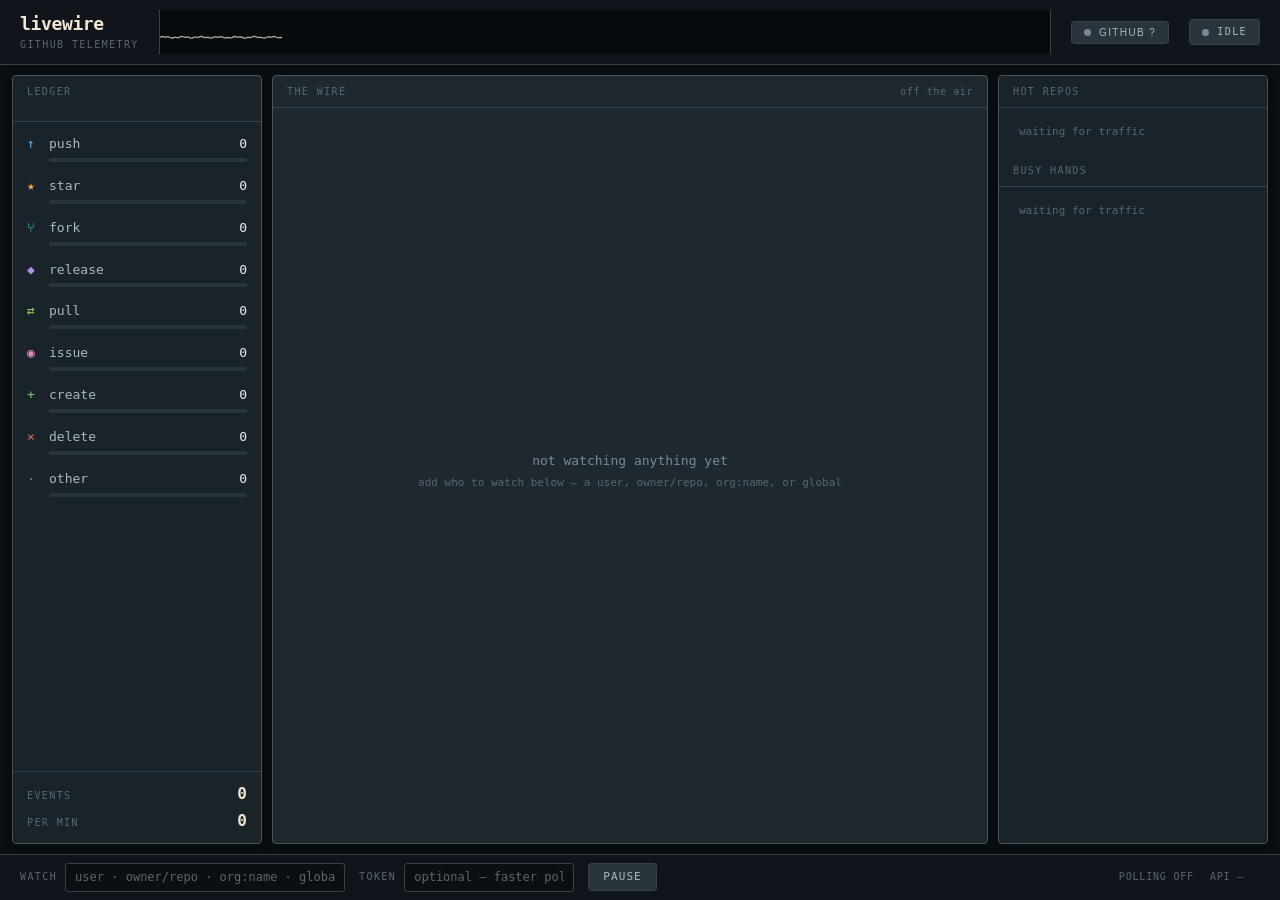
<file: index.html>
<!doctype html>
<html lang="en">
<head>
<meta charset="utf-8">
<meta name="viewport" content="width=device-width, initial-scale=1">
<title>livewire — github telemetry</title>
<link rel="icon" href="data:image/svg+xml,%3Csvg xmlns='http://www.w3.org/2000/svg' viewBox='0 0 16 16'%3E%3Crect width='16' height='16' rx='3' fill='%231a232a'/%3E%3Cpath d='M2 10h3l1.5-5 2 7 1.5-4h4' stroke='%23f2e7d3' stroke-width='1.4' fill='none' stroke-linecap='round' stroke-linejoin='round'/%3E%3C/svg%3E">
<link rel="stylesheet" href="style.css">
</head>
<body>

<header class="rackbar">
  <div class="masthead">
    <h1>livewire</h1>
    <p class="engraving">github telemetry</p>
  </div>
  <canvas id="scope" class="scope" aria-hidden="true"></canvas>
  <button id="ghStatus" class="ghstatus" data-state="unknown" type="button"
          title="GitHub service status — click for the service board">
    <span class="lamp" aria-hidden="true"></span>
    <span id="ghStatusWord">github</span>
  </button>
  <button id="updateChip" class="updatechip" type="button" hidden
          title="A newer livewire is on origin/main">
    <span class="lamp" aria-hidden="true"></span>
    <span id="updateWord">update</span>
  </button>
  <div class="statuschip" id="statuschip" data-state="sync">
    <span class="lamp" aria-hidden="true"></span>
    <span class="statuschip-word" id="statusword">tuning</span>
  </div>
</header>

<main class="rack">

  <section class="tile tile--ledger" aria-label="Event ledger">
    <h2 class="engraving tile-label">ledger <span class="tile-label-hint">click a channel to mute it</span></h2>
    <ul class="ledger" id="ledger"></ul>
    <div class="ledger-totals">
      <div class="totalrow"><span class="engraving">events</span><output id="totalCount">0</output></div>
      <div class="totalrow"><span class="engraving">per min</span><output id="rateCount">0</output></div>
    </div>
  </section>

  <section class="tile tile--wire" aria-label="Live event feed">
    <h2 class="engraving tile-label">the wire <span class="tile-label-note" id="watchSummary">off the air</span></h2>
    <div class="wire-empty" id="wireEmpty">
      <p>not watching anything yet</p>
      <p class="wire-empty-sub">type who to watch below — a user, owner/repo, org:name, or global</p>
    </div>
    <ol class="wire" id="wire"></ol>
  </section>

  <section class="tile tile--board" aria-label="Session leaderboards">
    <h2 class="engraving tile-label">hot repos</h2>
    <ol class="board" id="hotRepos"></ol>
    <h2 class="engraving tile-label">busy hands</h2>
    <ol class="board board--actors" id="hotActors"></ol>
  </section>

</main>

<footer class="deskbar">
  <label class="deskfield deskfield--watch">
    <span class="engraving">watch</span>
    <div class="watchbox" id="watchBox">
      <input id="targetInput" type="text" spellcheck="false" autocomplete="off"
             placeholder="user · owner/repo · org:name · global"
             title="Type who to watch and press Enter — a user, owner/repo, org:name, global, or follows:user for everyone that user follows. Each becomes a chip; × removes it.">
    </div>
  </label>
  <label class="deskfield">
    <span class="engraving">token</span>
    <input id="tokenInput" type="password" spellcheck="false" autocomplete="off"
           placeholder="optional — faster polls" title="A GitHub personal access token raises the API rate limit. Stored only in this browser.">
  </label>
  <button id="ghBtn" class="deskbtn" type="button" hidden
          title="Borrow the gh CLI's login — 5,000 requests/hour, token never written to disk">use gh</button>
  <button id="pauseBtn" class="deskbtn" type="button" aria-pressed="false" title="Pause the wire (space)">pause</button>
  <div class="desktelemetry">
    <span id="pollReadout" class="engraving">next poll —</span>
    <span id="limitReadout" class="engraving">api —</span>
    <span id="revReadout" class="engraving"></span>
  </div>
</footer>

<dialog id="statusDialog" class="updatedialog statusboard">
  <h2 class="engraving">github service board</h2>
  <p id="statusOverall">checking…</p>
  <ul id="statusComponents" class="statuscomponents"></ul>
  <div id="statusIncidents"></div>
  <div class="updatedialog-actions">
    <a class="deskbtn" href="https://www.githubstatus.com" target="_blank" rel="noopener">githubstatus.com</a>
    <button id="statusClose" class="deskbtn" type="button">close</button>
  </div>
</dialog>

<dialog id="updateDialog" class="updatedialog">
  <h2 class="engraving">update ready</h2>
  <p id="updateSummary"></p>
  <ul id="updateSubjects"></ul>
  <div class="updatedialog-actions">
    <button id="updateNow" class="deskbtn deskbtn--primary" type="button">update now</button>
    <button id="updateLater" class="deskbtn" type="button">later</button>
  </div>
</dialog>

<script src="app.js"></script>
</body>
</html>
</file>
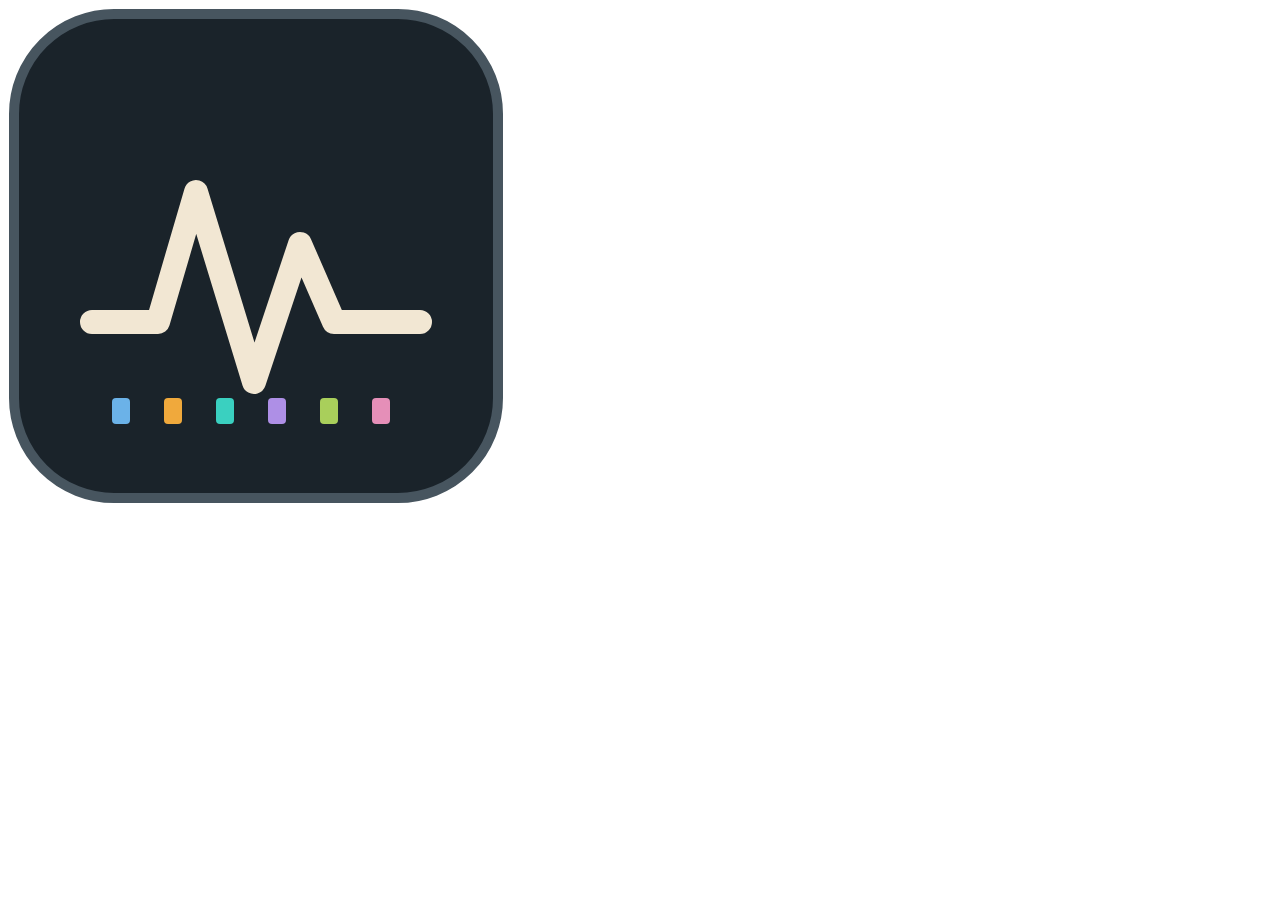
<file: assets/icon.html>
<!doctype html>
<!-- Source for assets/livewire.png — rendered at 512×512 with a transparent
     background: chromium --headless --window-size=512,512
     --default-background-color=00000000 --screenshot=livewire.png icon.html -->
<html><head><meta charset="utf-8"><style>html,body{margin:0;background:transparent}</style></head>
<body>
<svg width="512" height="512" viewBox="0 0 512 512" xmlns="http://www.w3.org/2000/svg">
  <rect x="14" y="14" width="484" height="484" rx="100" fill="#1a232a" stroke="#47555f" stroke-width="10"/>
  <path d="M92 322 h66 l38-130 58 190 46-138 34 78 h86"
        fill="none" stroke="#f2e7d3" stroke-width="24"
        stroke-linecap="round" stroke-linejoin="round"/>
  <g>
    <rect x="112" y="398" width="18" height="26" rx="4" fill="#6bb2e8"/>
    <rect x="164" y="398" width="18" height="26" rx="4" fill="#f0a93c"/>
    <rect x="216" y="398" width="18" height="26" rx="4" fill="#3ad0c0"/>
    <rect x="268" y="398" width="18" height="26" rx="4" fill="#ae8fe6"/>
    <rect x="320" y="398" width="18" height="26" rx="4" fill="#a9cf5b"/>
    <rect x="372" y="398" width="18" height="26" rx="4" fill="#e58fb8"/>
  </g>
</svg>
</body></html>
</file>
<file: style.css>
/* ── livewire ── the agenttilecli gunmetal ramp, worn by a telemetry board.
   Chrome colours are agenttilecli's verbatim; the *-fill variants are the same
   hues stepped down in OKLCH to sit inside the dark-mode chart band
   (validated: lightness, chroma, CVD separation, contrast — all pass). */

:root {
  /* the ramp, floor to top rung */
  --field:    #0a0f12;
  --rack:     #0f151a;
  --tile:     #1a232a;
  --tile-lit: #1f282f;
  --chip:     #2a343b;
  --hairline: #34404a;
  --edge:     #47555f;
  --shadow:   #050a0d;

  /* ink */
  --text:  #e9eef1;
  --dim:   #aeb8be;
  --muted: #7d8890;
  --faint: #5b666d;

  /* the light + semantics */
  --filament: #f2e7d3;
  --tally:    #f0a93c;
  --fresh:    #86c97e;
  --hangup:   #e06c60;

  /* event channels: accent (glyph/rail) and fill (meters, large marks) */
  --push:    #6bb2e8;  --push-fill:    #4c93c7;
  --star:    #f0a93c;  --star-fill:    #c3830f;
  --fork:    #3ad0c0;  --fork-fill:    #099e91;
  --release: #ae8fe6;  --release-fill: #8c6dc1;
  --pr:      #a9cf5b;  --pr-fill:      #7fa329;
  --issue:   #e58fb8;  --issue-fill:   #be6c94;
  --create:  #86c97e;  --create-fill:  #5fa058;
  --delete:  #e06c60;  --delete-fill:  #b8483e;
  --other:   #7d8890;  --other-fill:   #5b666d;

  --mono: "Iosevka", "JetBrains Mono", "Cascadia Code", "Fira Code",
          ui-monospace, "SF Mono", Menlo, Consolas, monospace;
}

* { box-sizing: border-box; }

html, body { height: 100%; }

body {
  margin: 0;
  background: var(--field);
  color: var(--text);
  font-family: var(--mono);
  font-size: 13px;
  line-height: 1.45;
  display: flex;
  flex-direction: column;
  overflow: hidden;
}

a { color: inherit; text-decoration: none; }
a:hover { text-decoration: underline; text-decoration-color: var(--muted); }

:focus-visible {
  outline: 1px solid var(--filament);
  outline-offset: 2px;
  border-radius: 2px;
}

/* engraved rack labels — the utility voice */
.engraving {
  font-size: 10px;
  font-weight: 500;
  letter-spacing: 0.14em;
  text-transform: uppercase;
  color: var(--faint);
  margin: 0;
}

/* ── header rack strip ─────────────────────────────────────────────── */

.rackbar {
  display: flex;
  align-items: center;
  gap: 20px;
  padding: 10px 20px;
  background: var(--rack);
  border-bottom: 1px solid var(--hairline);
  flex: none;
}

.masthead h1 {
  margin: 0;
  font-size: 18px;
  font-weight: 700;
  letter-spacing: -0.02em;
  color: var(--filament);
}

.masthead .engraving { margin-top: 1px; }

/* the seismograph — the one loud thing on the page */
.scope {
  flex: 1;
  height: 44px;
  min-width: 120px;
  border-left: 1px solid var(--hairline);
  border-right: 1px solid var(--hairline);
  background: var(--shadow);
}

.statuschip {
  display: flex;
  align-items: center;
  gap: 8px;
  padding: 5px 12px;
  background: var(--chip);
  border: 1px solid var(--hairline);
  border-radius: 3px;
}

/* the service lamp — is GitHub itself up? */
.ghstatus {
  display: flex;
  align-items: center;
  gap: 8px;
  padding: 5px 12px;
  background: var(--chip);
  border: 1px solid var(--hairline);
  border-radius: 3px;
  font-size: 10px;
  letter-spacing: 0.14em;
  text-transform: uppercase;
  color: var(--dim);
  white-space: nowrap;
}

.ghstatus:hover { background: var(--hairline); text-decoration: none; }
.ghstatus[data-state="up"]      .lamp { background: var(--fresh); }
.ghstatus[data-state="minor"]   .lamp { background: var(--tally); }
.ghstatus[data-state="minor"]   { color: var(--tally); }
.ghstatus[data-state="down"]    .lamp { background: var(--hangup); animation: lamp-pulse 1.2s ease-in-out infinite; }
.ghstatus[data-state="down"]    { color: var(--hangup); border-color: var(--hangup); }
.ghstatus[data-state="unknown"] .lamp { background: var(--muted); }

/* the fresh lamp — an update is available (same meaning as agenttilecli) */
.updatechip {
  display: flex;
  align-items: center;
  gap: 8px;
  padding: 5px 12px;
  background: var(--chip);
  border: 1px solid var(--fresh);
  border-radius: 3px;
  color: var(--fresh);
  font: inherit;
  font-size: 10px;
  letter-spacing: 0.14em;
  text-transform: uppercase;
  cursor: pointer;
}

.updatechip .lamp { background: var(--fresh); animation: lamp-pulse 2s ease-in-out infinite; }
.updatechip:hover { background: var(--hairline); }
.updatechip[hidden] { display: none; }

.statuschip-word {
  font-size: 10px;
  letter-spacing: 0.14em;
  text-transform: uppercase;
  color: var(--dim);
}

.lamp {
  width: 7px;
  height: 7px;
  border-radius: 50%;
  background: var(--muted);
}

.statuschip[data-state="live"]   .lamp { background: var(--filament); animation: lamp-pulse 2s ease-in-out infinite; }
.statuschip[data-state="live"]   .statuschip-word { color: var(--filament); }
.statuschip[data-state="paused"] .lamp { background: var(--tally); }
.statuschip[data-state="limit"]  .lamp { background: var(--tally); }
.statuschip[data-state="error"]  .lamp { background: var(--hangup); }
.statuschip[data-state="error"]  .statuschip-word { color: var(--hangup); }

@keyframes lamp-pulse {
  0%, 100% { opacity: 1; }
  50%      { opacity: 0.35; }
}

/* ── the rack of tiles ─────────────────────────────────────────────── */

.rack {
  flex: 1;
  min-height: 0;
  display: grid;
  grid-template-columns: 250px minmax(0, 1fr) 270px;
  gap: 10px;
  padding: 10px 12px;
}

.tile {
  background: var(--tile);
  border: 1px solid var(--edge);
  border-radius: 4px;
  box-shadow: 0 2px 10px var(--shadow);
  display: flex;
  flex-direction: column;
  min-height: 0;
  overflow: hidden;
}

.tile-label {
  padding: 9px 14px 7px;
  border-bottom: 1px solid var(--hairline);
  flex: none;
  display: flex;
  align-items: baseline;
  justify-content: space-between;
  gap: 8px;
}

.tile-label-hint {
  letter-spacing: 0.06em;
  text-transform: none;
  color: var(--faint);
  opacity: 0;
  transition: opacity 0.2s;
}

.tile-label-note {
  letter-spacing: 0.06em;
  text-transform: none;
  color: var(--faint);
  min-width: 0;
  overflow: hidden;
  text-overflow: ellipsis;
  white-space: nowrap;
}

.tile--ledger:hover .tile-label-hint { opacity: 1; }

/* ── ledger: channel counters that double as filters ───────────────── */

.ledger {
  list-style: none;
  margin: 0;
  padding: 6px;
  overflow-y: auto;
}

.channel {
  width: 100%;
  display: grid;
  grid-template-columns: 14px 1fr auto;
  grid-template-areas: "glyph name count" "glyph meter meter";
  column-gap: 8px;
  row-gap: 4px;
  align-items: baseline;
  padding: 7px 8px 8px;
  border: 0;
  border-radius: 3px;
  background: transparent;
  color: inherit;
  font: inherit;
  text-align: left;
  cursor: pointer;
}

.channel:hover { background: var(--tile-lit); }

.channel-glyph { grid-area: glyph; color: var(--c); }

.channel-name { grid-area: name; color: var(--dim); }

.channel-count {
  grid-area: count;
  color: var(--text);
  font-variant-numeric: tabular-nums;
}

.channel-meter {
  grid-area: meter;
  height: 4px;
  border-radius: 2px;
  background: var(--chip);
  overflow: hidden;
}

.channel-meter i {
  display: block;
  height: 100%;
  width: var(--w, 0%);
  border-radius: 2px;
  background: var(--cf);
  transition: width 0.4s ease;
}

.channel[aria-pressed="false"] { opacity: 0.35; }
.channel[aria-pressed="false"] .channel-name { text-decoration: line-through; }

.ledger-totals {
  margin-top: auto;
  flex: none;
  border-top: 1px solid var(--hairline);
  padding: 10px 14px;
  display: grid;
  gap: 4px;
}

.totalrow {
  display: flex;
  justify-content: space-between;
  align-items: baseline;
}

.totalrow output {
  font-size: 16px;
  font-weight: 700;
  color: var(--filament);
  font-variant-numeric: tabular-nums;
}

/* ── the wire ──────────────────────────────────────────────────────── */

.tile--wire { background: var(--tile-lit); }

.wire {
  list-style: none;
  margin: 0;
  padding: 4px 0;
  overflow-y: auto;
  overscroll-behavior: contain;
}

.wire-empty {
  flex: 1;
  display: flex;
  flex-direction: column;
  align-items: center;
  justify-content: center;
  gap: 4px;
  color: var(--muted);
}

.wire-empty p { margin: 0; }
.wire-empty-sub { font-size: 11px; color: var(--faint); }
.wire-empty.is-error { color: var(--hangup); }
.wire-empty[hidden] { display: none; }

.ev {
  display: grid;
  grid-template-columns: 3px 16px 20px minmax(0, 1fr) auto;
  grid-template-rows: auto auto;
  gap: 0 10px;
  align-items: start;
  padding: 7px 14px 7px 10px;
  border-bottom: 1px solid var(--hairline);
}

.ev:hover { background: var(--chip); }

@keyframes ev-land {
  from { opacity: 0; transform: translateY(-6px); }
  to   { opacity: 1; transform: none; }
}

.ev { animation: ev-land 0.25s ease-out; }

.ev-rail {
  grid-area: 1 / 1 / 3 / 2;
  align-self: stretch;
  border-radius: 2px;
  background: var(--cf);
}

.ev-glyph {
  grid-area: 1 / 2 / 3 / 3;
  align-self: center;
  color: var(--c);
  text-align: center;
}

.ev-face {
  grid-area: 1 / 3 / 3 / 4;
  align-self: center;
  width: 20px;
  height: 20px;
  border-radius: 3px;
  background: var(--chip);
}

.ev-line1 {
  grid-area: 1 / 4 / 2 / 5;
  min-width: 0;
  white-space: nowrap;
  overflow: hidden;
  text-overflow: ellipsis;
  color: var(--dim);
}

.ev-line1 .ev-actor { color: var(--text); font-weight: 600; }
.ev-line1 .ev-repo  { color: var(--text); }

.ev-line2 {
  grid-area: 2 / 4 / 3 / 5;
  min-width: 0;
  white-space: nowrap;
  overflow: hidden;
  text-overflow: ellipsis;
  font-size: 12px;
  color: var(--muted);
}

.ev-line2:empty { display: none; }

.ev-sha { color: var(--c); }

.ev-time {
  grid-area: 1 / 5 / 3 / 6;
  align-self: center;
  font-size: 11px;
  color: var(--faint);
  font-variant-numeric: tabular-nums;
}

/* ── hot boards ────────────────────────────────────────────────────── */

.tile--board { overflow-y: auto; }

.tile--board .tile-label { position: sticky; top: 0; background: var(--tile); z-index: 1; }

.board {
  list-style: none;
  margin: 0;
  padding: 6px;
  flex: none;
}

.boardrow {
  display: grid;
  grid-template-columns: minmax(0, 1fr) auto auto;
  grid-template-areas: "name add count" "meter meter meter";
  gap: 3px 8px;
  align-items: baseline;
  padding: 6px 8px;
  border-radius: 3px;
}

.boardrow:hover { background: var(--tile-lit); }

.boardrow-name {
  grid-area: name;
  white-space: nowrap;
  overflow: hidden;
  text-overflow: ellipsis;
  color: var(--dim);
}

.boardrow-count {
  grid-area: count;
  color: var(--text);
  font-variant-numeric: tabular-nums;
}

.boardrow-meter {
  grid-area: meter;
  height: 3px;
  border-radius: 2px;
  background: var(--chip);
  overflow: hidden;
}

.boardrow-meter i {
  display: block;
  height: 100%;
  width: var(--w, 0%);
  border-radius: 2px;
  background: var(--filament);
  opacity: 0.55;
  transition: width 0.4s ease;
}

.boardrow-add {
  grid-area: add;
  align-self: center;
  width: 18px;
  height: 18px;
  line-height: 1;
  background: var(--chip);
  border: 1px solid var(--hairline);
  border-radius: 2px;
  color: var(--fresh);
  font: inherit;
  font-size: 13px;
  padding: 0;
  cursor: pointer;
  opacity: 0;
  transition: opacity 0.15s;
}

.boardrow:hover .boardrow-add,
.boardrow-add:focus-visible { opacity: 1; }

.boardrow-add:hover { background: var(--hairline); }

.board--actors .boardrow { grid-template-areas: "name add count"; }
.board--actors .boardrow-meter { display: none; }

.board-empty {
  padding: 10px 14px;
  color: var(--faint);
  font-size: 11px;
}

/* ── desk bar ──────────────────────────────────────────────────────── */

.deskbar {
  flex: none;
  display: flex;
  align-items: center;
  gap: 14px;
  padding: 8px 20px;
  background: var(--rack);
  border-top: 1px solid var(--hairline);
}

.deskfield {
  display: flex;
  align-items: center;
  gap: 8px;
}

.deskfield input {
  background: var(--field);
  border: 1px solid var(--hairline);
  border-radius: 3px;
  color: var(--text);
  font: inherit;
  font-size: 12px;
  padding: 5px 9px;
  width: 240px;
}

.deskfield input::placeholder { color: var(--faint); }

.deskfield input:focus {
  border-color: var(--filament);
  outline: none;
}

/* the watch box — a chip rack: type a handle, Enter pins it */
.watchbox {
  display: flex;
  flex-wrap: wrap;
  align-items: center;
  gap: 4px;
  min-width: 280px;
  max-width: 480px;
  padding: 3px 5px;
  background: var(--field);
  border: 1px solid var(--hairline);
  border-radius: 3px;
}

.watchbox:focus-within { border-color: var(--filament); }

.watchbox input,
.watchbox input:focus {
  border: 0;
  background: transparent;
  width: auto;
  flex: 1;
  min-width: 110px;
  padding: 2px 4px;
}

.watchchip {
  display: inline-flex;
  align-items: center;
  background: var(--chip);
  border: 1px solid var(--hairline);
  border-radius: 3px;
  padding: 0 0 0 8px;
  font-size: 12px;
  color: var(--dim);
  white-space: nowrap;
}

.watchchip-x {
  background: none;
  border: 0;
  color: var(--faint);
  font: inherit;
  padding: 1px 7px;
  cursor: pointer;
}

.watchchip-x:hover { color: var(--hangup); }

#tokenInput { width: 170px; }

.deskbtn {
  background: var(--chip);
  border: 1px solid var(--hairline);
  border-radius: 3px;
  color: var(--dim);
  font: inherit;
  font-size: 11px;
  letter-spacing: 0.1em;
  text-transform: uppercase;
  padding: 5px 14px;
  cursor: pointer;
}

.deskbtn:hover { background: var(--hairline); color: var(--text); }

.deskbtn[aria-pressed="true"] {
  background: var(--tally);
  border-color: var(--tally);
  color: var(--field);
}

.desktelemetry {
  margin-left: auto;
  display: flex;
  gap: 16px;
}

/* ── update dialog ─────────────────────────────────────────────────── */

.updatedialog {
  background: var(--tile);
  border: 1px solid var(--edge);
  border-radius: 4px;
  box-shadow: 0 6px 30px var(--shadow);
  color: var(--text);
  font-family: var(--mono);
  font-size: 13px;
  padding: 18px 20px;
  max-width: 440px;
}

.updatedialog::backdrop { background: rgba(5, 10, 13, 0.65); }

.updatedialog p { margin: 10px 0; color: var(--dim); }

.updatedialog ul {
  margin: 10px 0 14px;
  padding: 0 0 0 4px;
  list-style: none;
}

.updatedialog li {
  color: var(--muted);
  padding: 2px 0;
  white-space: nowrap;
  overflow: hidden;
  text-overflow: ellipsis;
}

.updatedialog li::before { content: "+ "; color: var(--fresh); }

.updatedialog-actions { display: flex; gap: 10px; }

a.deskbtn { display: inline-flex; align-items: center; text-decoration: none; }
a.deskbtn:hover { text-decoration: none; }

/* the service board — per-component lamps and live incidents */
.statusboard { max-width: 480px; width: min(480px, 92vw); }

.statuscomponents li {
  display: grid;
  grid-template-columns: 10px minmax(0, 1fr) auto;
  gap: 10px;
  align-items: center;
  padding: 3px 0;
  color: var(--dim);
}

.statuscomponents li::before { content: none; }

.statuscomponents .lamp { background: var(--muted); }
.statuscomponents li[data-state="operational"] .lamp { background: var(--fresh); }
.statuscomponents li[data-state="degraded_performance"] .lamp,
.statuscomponents li[data-state="partial_outage"] .lamp { background: var(--tally); }
.statuscomponents li[data-state="major_outage"] .lamp { background: var(--hangup); }

.statuscomponent-word { color: var(--faint); font-size: 11px; }
.statuscomponents li[data-state="degraded_performance"] .statuscomponent-word,
.statuscomponents li[data-state="partial_outage"] .statuscomponent-word { color: var(--tally); }
.statuscomponents li[data-state="major_outage"] .statuscomponent-word { color: var(--hangup); }

.statusincident { margin: 10px 0; }
.statusincident a { color: var(--text); }
.statusincident-meta { color: var(--muted); font-size: 11px; margin-top: 2px; }
.statusincident-meta .is-critical { color: var(--hangup); }
.statusincident-meta .is-minor { color: var(--tally); }
.statusquiet { color: var(--faint); font-size: 11px; margin: 10px 0; }

.deskbtn--primary {
  background: var(--filament);
  border-color: var(--filament);
  color: var(--field);
}

.deskbtn--primary:hover { background: var(--text); color: var(--field); }
.deskbtn--primary:disabled { opacity: 0.5; cursor: default; }

.desktelemetry .engraving { letter-spacing: 0.08em; font-variant-numeric: tabular-nums; }

/* ── responsive ────────────────────────────────────────────────────── */

@media (max-width: 1020px) {
  body { overflow: auto; }
  .rack {
    grid-template-columns: minmax(0, 1fr);
    grid-auto-rows: auto;
  }
  .tile--wire { order: -1; min-height: 60vh; }
  .scope { display: none; }
  .deskbar { flex-wrap: wrap; }
  .desktelemetry { margin-left: 0; width: 100%; }
}

@media (max-width: 560px) {
  .deskfield input { width: 100%; }
  .deskfield { flex: 1 1 100%; }
  .ev-line1 { white-space: normal; }
}

/* ── motion discipline ─────────────────────────────────────────────── */

@media (prefers-reduced-motion: reduce) {
  .ev { animation: none; }
  .statuschip .lamp { animation: none; }
  .channel-meter i, .boardrow-meter i { transition: none; }
}
</file>
